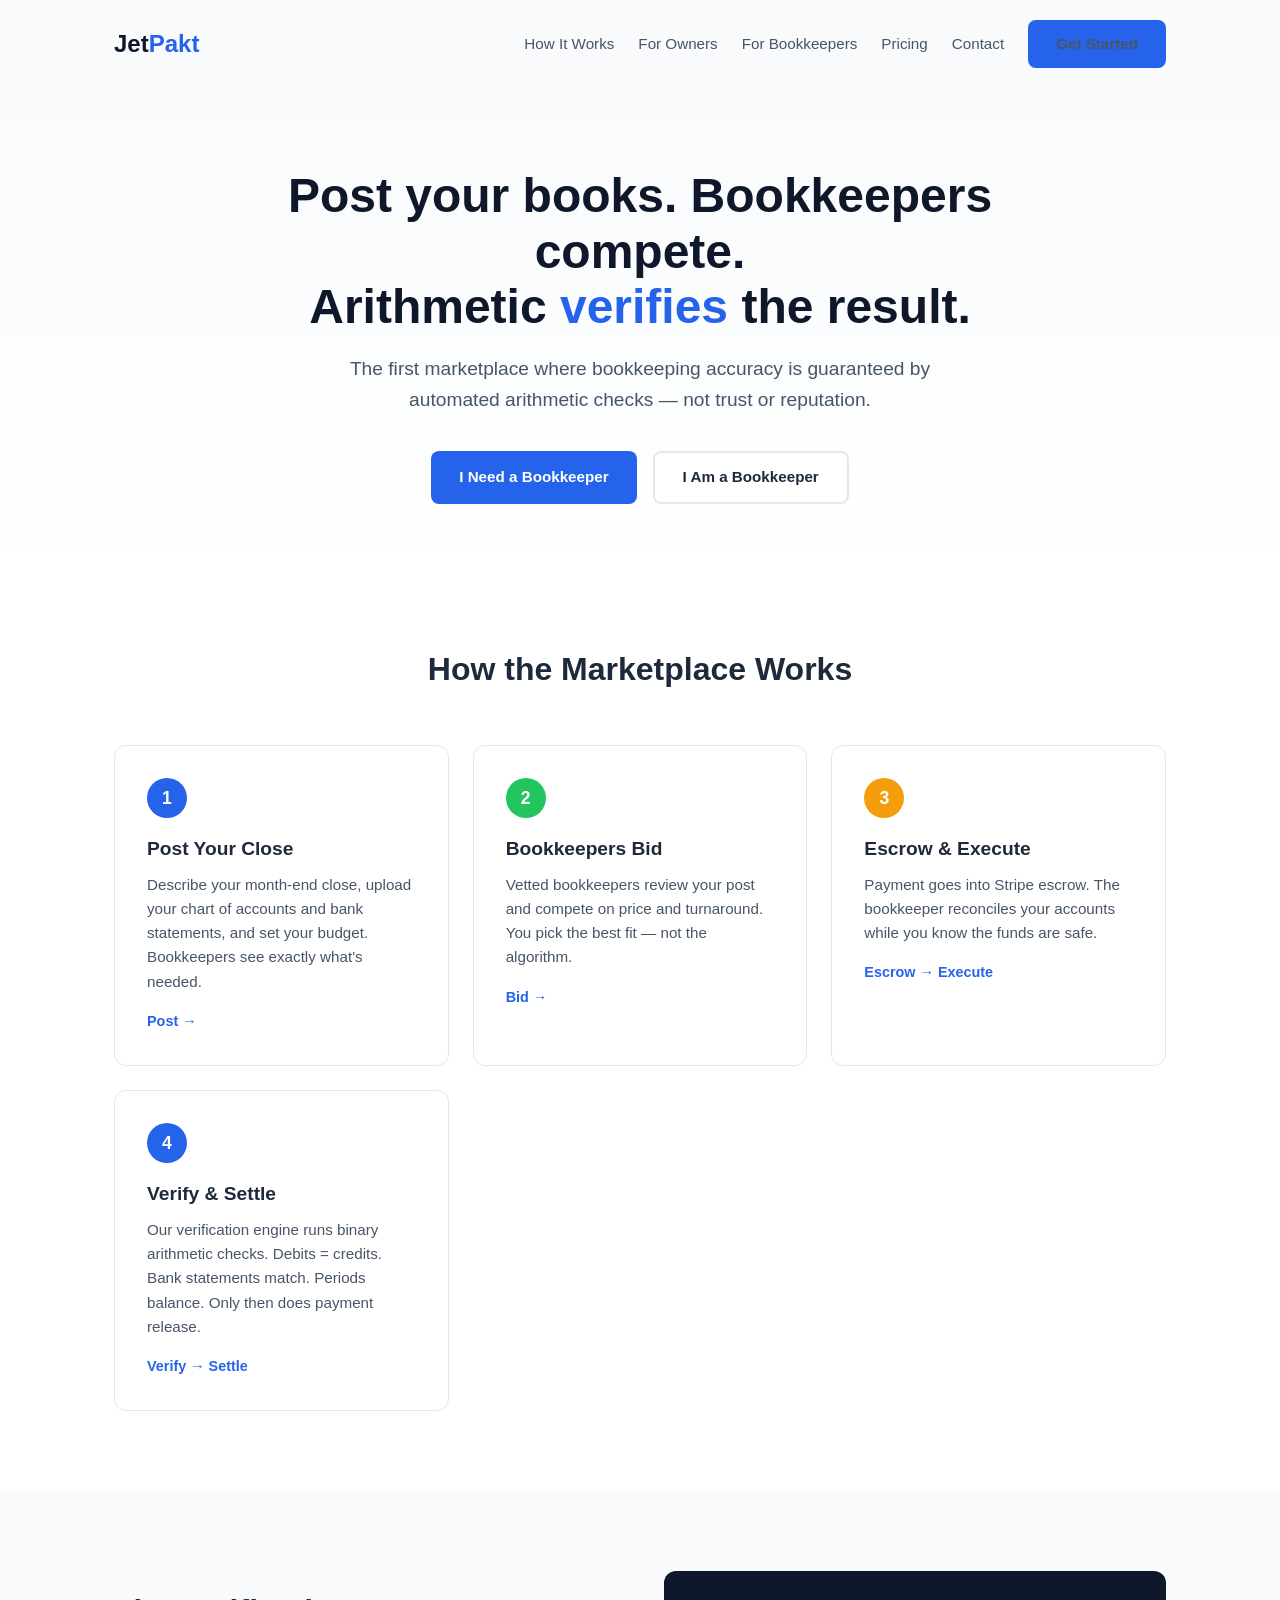
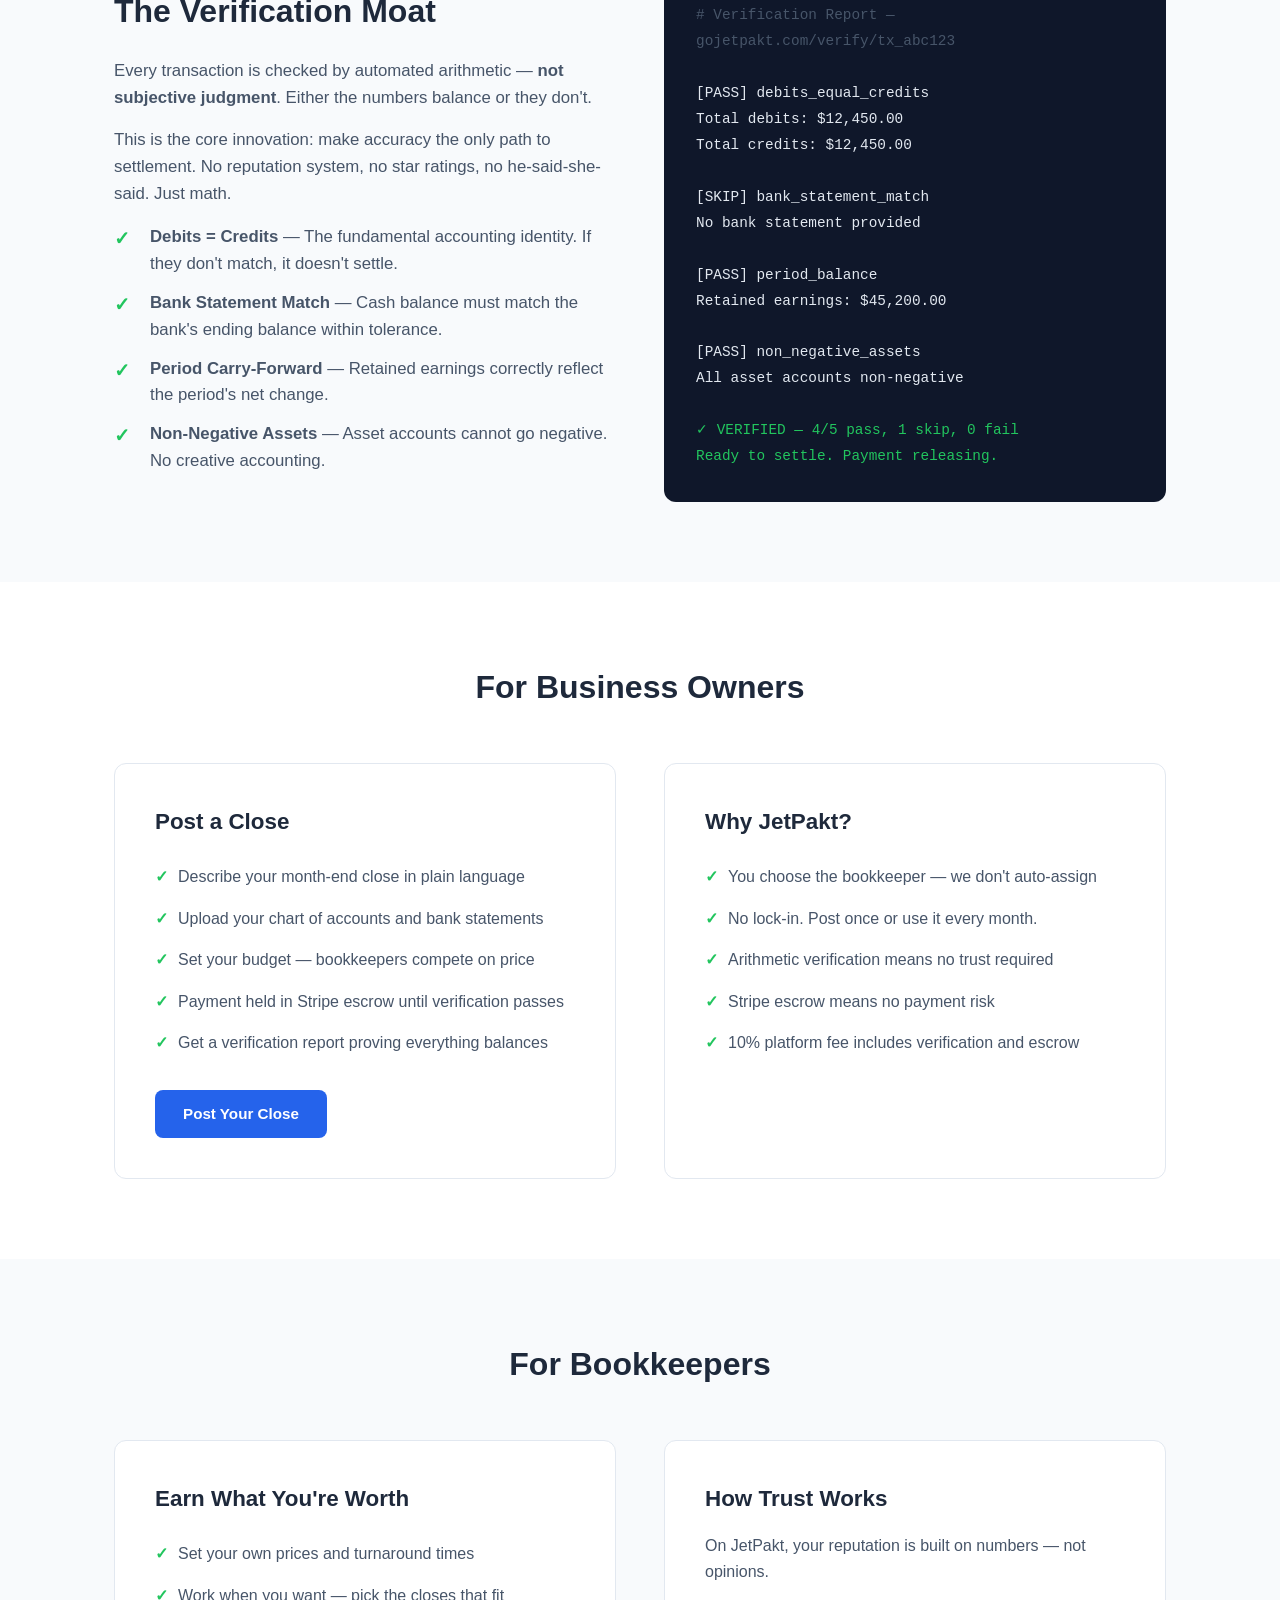
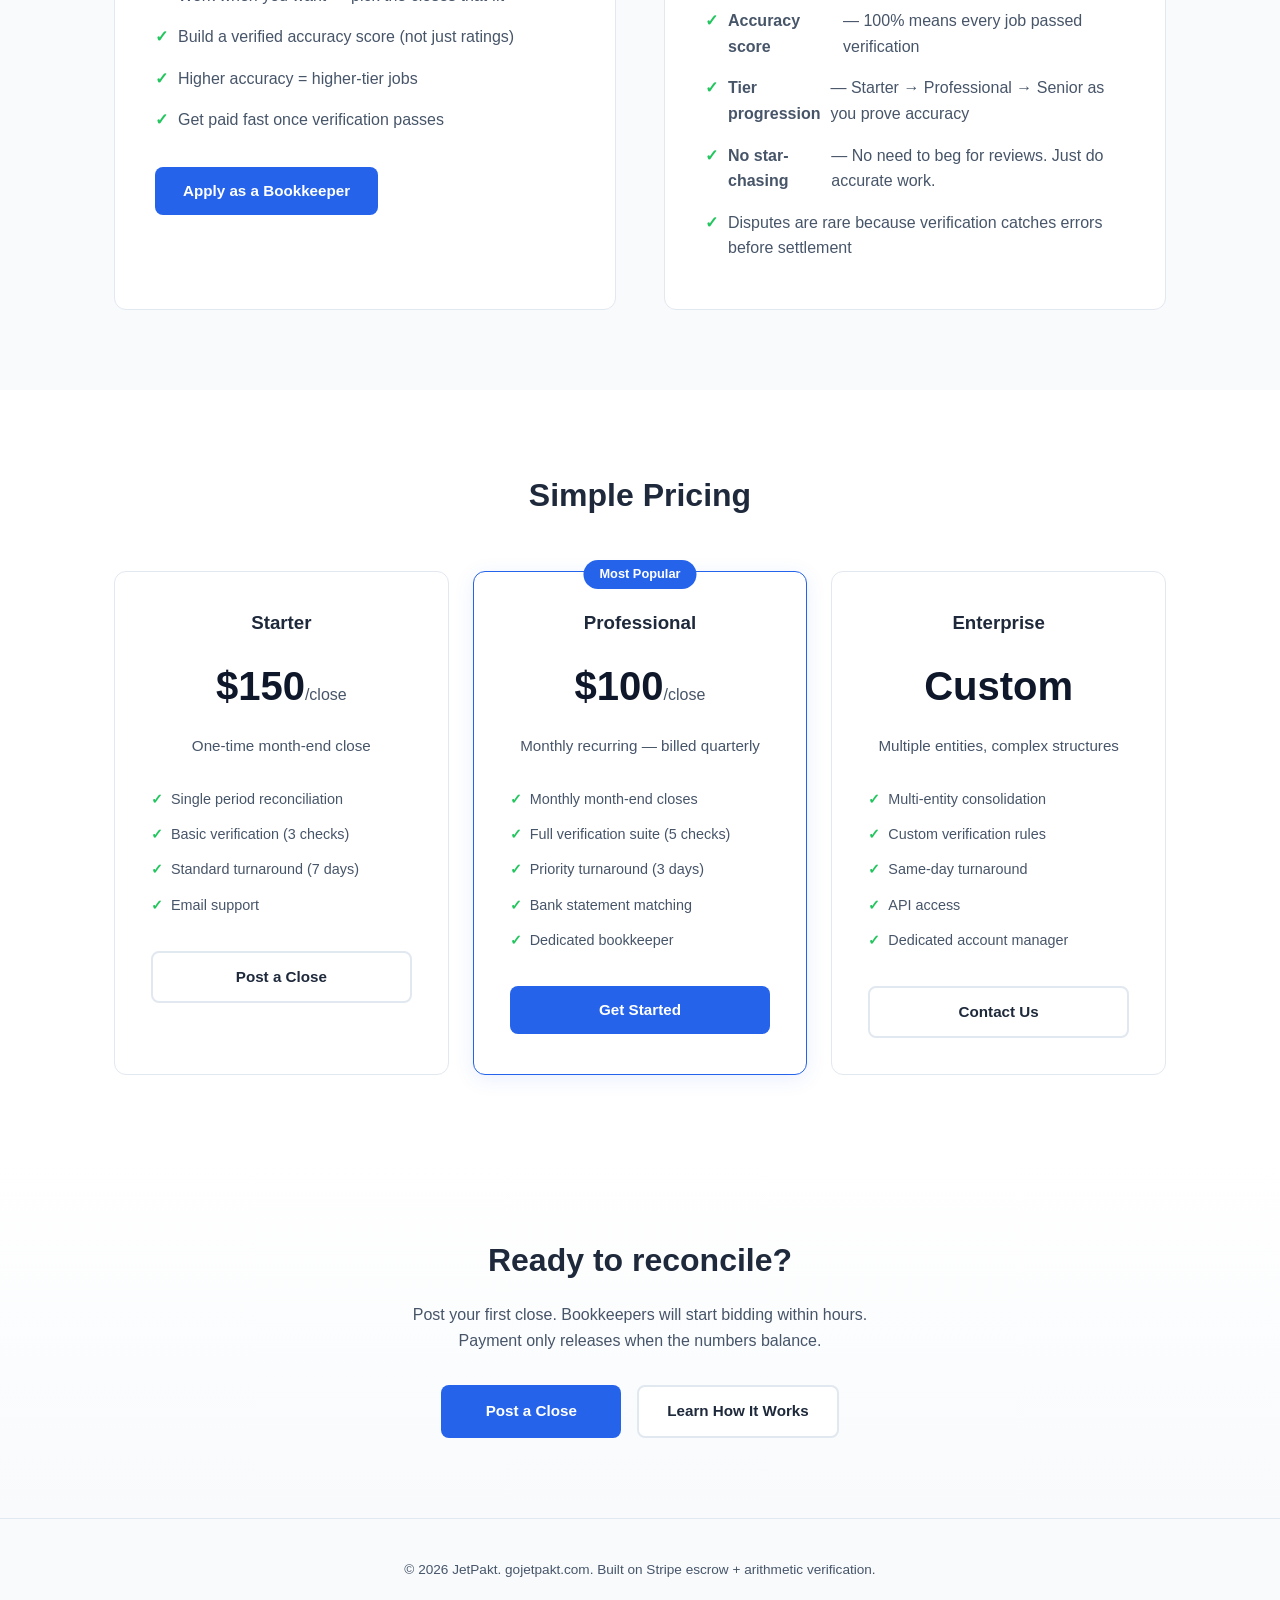
<file: site/index.html>
<!DOCTYPE html>
<html lang="en">
<head>
  <meta charset="UTF-8">
  <meta name="viewport" content="width=device-width, initial-scale=1.0">
  <title>JetPakt — Verified Bookkeeping Marketplace</title>
  <meta name="description" content="Post your month-end close. Bookkeepers compete. Arithmetic verification guarantees accuracy. Pay only when it balances.">
  <style>
    :root {
      --blue: #2563eb;
      --blue-dark: #1d4ed8;
      --slate-50: #f8fafc;
      --slate-100: #f1f5f9;
      --slate-200: #e2e8f0;
      --slate-600: #475569;
      --slate-800: #1e293b;
      --slate-900: #0f172a;
      --green: #22c55e;
      --amber: #f59e0b;
    }

    * { margin: 0; padding: 0; box-sizing: border-box; }

    body {
      font-family: -apple-system, BlinkMacSystemFont, 'Segoe UI', Roboto, Oxygen, sans-serif;
      color: var(--slate-800);
      background: var(--slate-50);
      line-height: 1.6;
    }

    .container { max-width: 1100px; margin: 0 auto; padding: 0 24px; }

    /* Navigation */
    nav {
      display: flex; justify-content: space-between; align-items: center;
      padding: 20px 24px; max-width: 1100px; margin: 0 auto;
    }
    .logo { font-size: 1.5rem; font-weight: 800; color: var(--slate-900); }
    .logo span { color: var(--blue); }
    .nav-links { display: flex; gap: 24px; align-items: center; }
    .nav-links a { color: var(--slate-600); text-decoration: none; font-size: 0.95rem; }
    .nav-links a:hover { color: var(--slate-900); }

    .btn {
      display: inline-flex; align-items: center; justify-content: center;
      padding: 12px 28px; border-radius: 8px; font-weight: 600; font-size: 0.95rem;
      cursor: pointer; border: none; text-decoration: none; transition: all 0.2s;
    }
    .btn-primary { background: var(--blue); color: white; }
    .btn-primary:hover { background: var(--blue-dark); transform: translateY(-1px); }
    .btn-outline { border: 2px solid var(--slate-200); color: var(--slate-800); background: white; }
    .btn-outline:hover { border-color: var(--blue); color: var(--blue); }

    /* Hero */
    .hero {
      text-align: center; padding: 80px 0 60px;
      background: linear-gradient(180deg, var(--slate-50) 0%, white 100%);
    }
    .hero h1 { font-size: 3rem; font-weight: 800; color: var(--slate-900); line-height: 1.15; max-width: 800px; margin: 0 auto 20px; }
    .hero h1 span { color: var(--blue); }
    .hero p { font-size: 1.2rem; color: var(--slate-600); max-width: 600px; margin: 0 auto 36px; }
    .hero-cta { display: flex; gap: 16px; justify-content: center; flex-wrap: wrap; }
    .hero-cta .btn { min-width: 180px; }

    /* How it works */
    .section { padding: 80px 0; }
    .section-alt { background: white; }
    .section h2 { text-align: center; font-size: 2rem; font-weight: 700; margin-bottom: 50px; }

    .steps { display: grid; grid-template-columns: repeat(auto-fit, minmax(300px, 1fr)); gap: 24px; }
    .step {
      background: white; border: 1px solid var(--slate-200); border-radius: 12px;
      padding: 32px; transition: box-shadow 0.2s;
    }
    .step:hover { box-shadow: 0 4px 20px rgba(0,0,0,0.06); }
    .step-num {
      width: 40px; height: 40px; border-radius: 50%;
      display: flex; align-items: center; justify-content: center;
      font-weight: 700; font-size: 1.1rem; margin-bottom: 16px;
      background: var(--blue); color: white;
    }
    .step:nth-child(2) .step-num { background: var(--green); }
    .step:nth-child(3) .step-num { background: var(--amber); }
    .step h3 { font-size: 1.2rem; margin-bottom: 8px; }
    .step p { color: var(--slate-600); font-size: 0.95rem; }
    .step .arrow { margin-top: 16px; color: var(--blue); font-weight: 600; font-size: 0.9rem; }

    /* Verification moat */
    .moat-grid { display: grid; grid-template-columns: 1fr 1fr; gap: 48px; align-items: center; }
    .moat-text h2 { text-align: left; margin-bottom: 20px; }
    .moat-text p { color: var(--slate-600); margin-bottom: 16px; font-size: 1.05rem; }
    .moat-check { display: flex; gap: 12px; align-items: flex-start; margin-bottom: 12px; }
    .moat-check-icon { color: var(--green); font-weight: bold; font-size: 1.2rem; min-width: 24px; }
    .moat-check p { margin-bottom: 0; }
    .moat-visual {
      background: var(--slate-900); color: var(--green); border-radius: 12px;
      padding: 32px; font-family: 'SF Mono', 'Fira Code', monospace; font-size: 0.9rem; line-height: 1.8;
    }
    .moat-visual .pass { color: var(--green); }
    .moat-visual .fail { color: #ef4444; }
    .moat-visual .check { color: var(--slate-200); }
    .moat-visual .label { color: var(--slate-600); }

    /* For owners */
    .two-col { display: grid; grid-template-columns: 1fr 1fr; gap: 48px; }
    .card {
      background: white; border: 1px solid var(--slate-200); border-radius: 12px; padding: 40px;
    }
    .card h3 { font-size: 1.4rem; margin-bottom: 16px; }
    .card ul { list-style: none; }
    .card ul li { padding: 8px 0; color: var(--slate-600); display: flex; gap: 10px; }
    .card ul li::before { content: "✓"; color: var(--green); font-weight: bold; }

    /* Pricing */
    .pricing-grid { display: grid; grid-template-columns: repeat(auto-fit, minmax(280px, 1fr)); gap: 24px; }
    .pricing-card {
      background: white; border: 1px solid var(--slate-200); border-radius: 12px; padding: 36px;
      text-align: center; transition: box-shadow 0.2s;
    }
    .pricing-card:hover { box-shadow: 0 4px 20px rgba(0,0,0,0.06); }
    .pricing-card.featured {
      border-color: var(--blue); box-shadow: 0 4px 20px rgba(37,99,235,0.1);
      position: relative;
    }
    .pricing-card.featured::before {
      content: "Most Popular"; position: absolute; top: -12px; left: 50%; transform: translateX(-50%);
      background: var(--blue); color: white; padding: 4px 16px; border-radius: 20px; font-size: 0.8rem; font-weight: 600;
    }
    .pricing-card .price { font-size: 2.5rem; font-weight: 800; color: var(--slate-900); margin: 16px 0; }
    .pricing-card .price span { font-size: 1rem; color: var(--slate-600); font-weight: 400; }
    .pricing-card .subtitle { color: var(--slate-600); margin-bottom: 24px; font-size: 0.95rem; }
    .pricing-card ul { text-align: left; list-style: none; margin-bottom: 28px; }
    .pricing-card ul li { padding: 6px 0; color: var(--slate-600); font-size: 0.9rem; display: flex; gap: 8px; }
    .pricing-card ul li::before { content: "✓"; color: var(--green); font-weight: bold; }
    .pricing-card .btn { width: 100%; }

    /* CTA */
    .cta-section {
      text-align: center; padding: 80px 0;
      background: linear-gradient(180deg, white, var(--slate-50));
    }
    .cta-section h2 { font-size: 2rem; margin-bottom: 16px; }
    .cta-section p { color: var(--slate-600); margin-bottom: 32px; max-width: 500px; margin-left: auto; margin-right: auto; }

    /* Footer */
    footer { text-align: center; padding: 40px 0; color: var(--slate-600); font-size: 0.85rem; border-top: 1px solid var(--slate-200); }

    @media (max-width: 768px) {
      .hero h1 { font-size: 2rem; }
      .hero { padding: 60px 0 40px; }
      .moat-grid, .two-col { grid-template-columns: 1fr; }
      nav { flex-direction: column; gap: 16px; }
      .nav-links { flex-wrap: wrap; justify-content: center; }
    }
  </style>
</head>
<body>
  <nav>
    <div class="logo">Jet<span>Pakt</span></div>
    <div class="nav-links">
      <a href="#how-it-works">How It Works</a>
      <a href="#owners">For Owners</a>
      <a href="#bookkeepers">For Bookkeepers</a>
      <a href="#pricing">Pricing</a>
      <a href="mailto:gojetpakt.us@outlook.com">Contact</a>
      <a href="#" class="btn btn-primary">Get Started</a>
    </div>
  </nav>

  <section class="hero">
    <div class="container">
      <h1>Post your books. Bookkeepers compete.<br>Arithmetic <span>verifies</span> the result.</h1>
      <p>The first marketplace where bookkeeping accuracy is guaranteed by automated arithmetic checks — not trust or reputation.</p>
      <div class="hero-cta">
        <a href="#" class="btn btn-primary">I Need a Bookkeeper</a>
        <a href="#" class="btn btn-outline">I Am a Bookkeeper</a>
      </div>
    </div>
  </section>

  <section class="section section-alt" id="how-it-works">
    <div class="container">
      <h2>How the Marketplace Works</h2>
      <div class="steps">
        <div class="step">
          <div class="step-num">1</div>
          <h3>Post Your Close</h3>
          <p>Describe your month-end close, upload your chart of accounts and bank statements, and set your budget. Bookkeepers see exactly what's needed.</p>
          <div class="arrow">Post →</div>
        </div>
        <div class="step">
          <div class="step-num">2</div>
          <h3>Bookkeepers Bid</h3>
          <p>Vetted bookkeepers review your post and compete on price and turnaround. You pick the best fit — not the algorithm.</p>
          <div class="arrow">Bid →</div>
        </div>
        <div class="step">
          <div class="step-num">3</div>
          <h3>Escrow &amp; Execute</h3>
          <p>Payment goes into Stripe escrow. The bookkeeper reconciles your accounts while you know the funds are safe.</p>
          <div class="arrow">Escrow → Execute</div>
        </div>
        <div class="step">
          <div class="step-num">4</div>
          <h3>Verify &amp; Settle</h3>
          <p>Our verification engine runs binary arithmetic checks. Debits = credits. Bank statements match. Periods balance. Only then does payment release.</p>
          <div class="arrow">Verify → Settle</div>
        </div>
      </div>
    </div>
  </section>

  <section class="section" id="verification">
    <div class="container">
      <div class="moat-grid">
        <div class="moat-text">
          <h2>The Verification Moat</h2>
          <p>Every transaction is checked by automated arithmetic — <strong>not subjective judgment</strong>. Either the numbers balance or they don't.</p>
          <p>This is the core innovation: make accuracy the only path to settlement. No reputation system, no star ratings, no he-said-she-said. Just math.</p>
          <div class="moat-check">
            <div class="moat-check-icon">✓</div>
            <p><strong>Debits = Credits</strong> — The fundamental accounting identity. If they don't match, it doesn't settle.</p>
          </div>
          <div class="moat-check">
            <div class="moat-check-icon">✓</div>
            <p><strong>Bank Statement Match</strong> — Cash balance must match the bank's ending balance within tolerance.</p>
          </div>
          <div class="moat-check">
            <div class="moat-check-icon">✓</div>
            <p><strong>Period Carry-Forward</strong> — Retained earnings correctly reflect the period's net change.</p>
          </div>
          <div class="moat-check">
            <div class="moat-check-icon">✓</div>
            <p><strong>Non-Negative Assets</strong> — Asset accounts cannot go negative. No creative accounting.</p>
          </div>
        </div>
        <div class="moat-visual">
          <div class="label"># Verification Report — gojetpakt.com/verify/tx_abc123</div>
          <br>
          <div class="check">[PASS] debits_equal_credits</div>
          <div class="check">  Total debits: $12,450.00</div>
          <div class="check">  Total credits: $12,450.00</div>
          <br>
          <div class="check">[SKIP] bank_statement_match</div>
          <div class="check">  No bank statement provided</div>
          <br>
          <div class="check">[PASS] period_balance</div>
          <div class="check">  Retained earnings: $45,200.00</div>
          <br>
          <div class="check">[PASS] non_negative_assets</div>
          <div class="check">  All asset accounts non-negative</div>
          <br>
          <div class="pass">✓ VERIFIED — 4/5 pass, 1 skip, 0 fail</div>
          <div class="pass">  Ready to settle. Payment releasing.</div>
        </div>
      </div>
    </div>
  </section>

  <section class="section section-alt" id="owners">
    <div class="container">
      <h2>For Business Owners</h2>
      <div class="two-col">
        <div class="card">
          <h3>Post a Close</h3>
          <ul>
            <li>Describe your month-end close in plain language</li>
            <li>Upload your chart of accounts and bank statements</li>
            <li>Set your budget — bookkeepers compete on price</li>
            <li>Payment held in Stripe escrow until verification passes</li>
            <li>Get a verification report proving everything balances</li>
          </ul>
          <br>
          <a href="#" class="btn btn-primary">Post Your Close</a>
        </div>
        <div class="card">
          <h3>Why JetPakt?</h3>
          <ul>
            <li>You choose the bookkeeper — we don't auto-assign</li>
            <li>No lock-in. Post once or use it every month.</li>
            <li>Arithmetic verification means no trust required</li>
            <li>Stripe escrow means no payment risk</li>
            <li>10% platform fee includes verification and escrow</li>
          </ul>
        </div>
      </div>
    </div>
  </section>

  <section class="section" id="bookkeepers">
    <div class="container">
      <h2>For Bookkeepers</h2>
      <div class="two-col">
        <div class="card">
          <h3>Earn What You're Worth</h3>
          <ul>
            <li>Set your own prices and turnaround times</li>
            <li>Work when you want — pick the closes that fit</li>
            <li>Build a verified accuracy score (not just ratings)</li>
            <li>Higher accuracy = higher-tier jobs</li>
            <li>Get paid fast once verification passes</li>
          </ul>
          <br>
          <a href="#" class="btn btn-primary">Apply as a Bookkeeper</a>
        </div>
        <div class="card">
          <h3>How Trust Works</h3>
          <p style="color: var(--slate-600); margin-bottom: 16px;">On JetPakt, your reputation is built on numbers — not opinions.</p>
          <ul>
            <li><strong>Accuracy score</strong> — 100% means every job passed verification</li>
            <li><strong>Tier progression</strong> — Starter → Professional → Senior as you prove accuracy</li>
            <li><strong>No star-chasing</strong> — No need to beg for reviews. Just do accurate work.</li>
            <li>Disputes are rare because verification catches errors before settlement</li>
          </ul>
        </div>
      </div>
    </div>
  </section>

  <section class="section section-alt" id="pricing">
    <div class="container">
      <h2>Simple Pricing</h2>
      <div class="pricing-grid">
        <div class="pricing-card">
          <h3>Starter</h3>
          <div class="price">$150<span>/close</span></div>
          <div class="subtitle">One-time month-end close</div>
          <ul>
            <li>Single period reconciliation</li>
            <li>Basic verification (3 checks)</li>
            <li>Standard turnaround (7 days)</li>
            <li>Email support</li>
          </ul>
          <a href="#" class="btn btn-outline">Post a Close</a>
        </div>
        <div class="pricing-card featured">
          <h3>Professional</h3>
          <div class="price">$100<span>/close</span></div>
          <div class="subtitle">Monthly recurring — billed quarterly</div>
          <ul>
            <li>Monthly month-end closes</li>
            <li>Full verification suite (5 checks)</li>
            <li>Priority turnaround (3 days)</li>
            <li>Bank statement matching</li>
            <li>Dedicated bookkeeper</li>
          </ul>
          <a href="#" class="btn btn-primary">Get Started</a>
        </div>
        <div class="pricing-card">
          <h3>Enterprise</h3>
          <div class="price">Custom</div>
          <div class="subtitle">Multiple entities, complex structures</div>
          <ul>
            <li>Multi-entity consolidation</li>
            <li>Custom verification rules</li>
            <li>Same-day turnaround</li>
            <li>API access</li>
            <li>Dedicated account manager</li>
          </ul>
          <a href="mailto:gojetpakt.us@outlook.com" class="btn btn-outline">Contact Us</a>
        </div>
      </div>
    </div>
  </section>

  <section class="cta-section">
    <div class="container">
      <h2>Ready to reconcile?</h2>
      <p>Post your first close. Bookkeepers will start bidding within hours. Payment only releases when the numbers balance.</p>
      <div class="hero-cta">
        <a href="#" class="btn btn-primary">Post a Close</a>
        <a href="#" class="btn btn-outline">Learn How It Works</a>
      </div>
    </div>
  </section>

  <footer>
    <div class="container">
      <p>© 2026 JetPakt.  gojetpakt.com.  Built on Stripe escrow + arithmetic verification.</p>
    </div>
  </footer>
</body>
</html>
</file>
